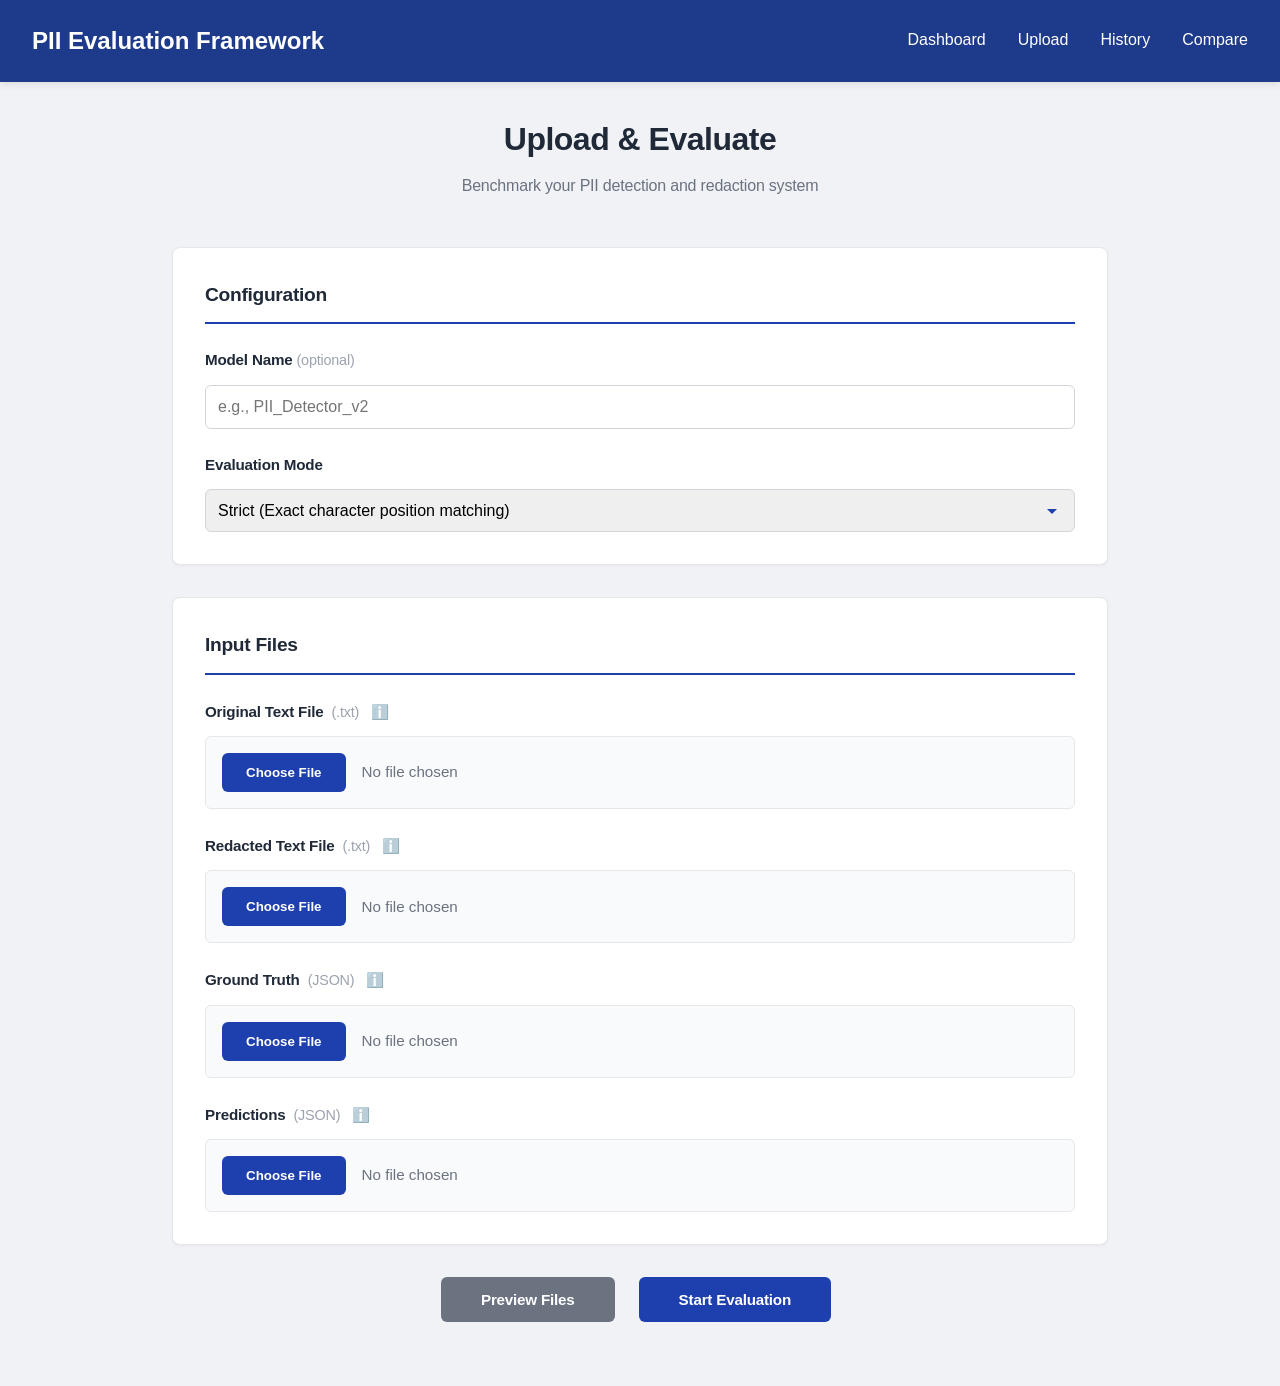
<file: frontend/index.html>
<!DOCTYPE html>
<html lang="en">
<head>
    <meta charset="UTF-8">
    <meta name="viewport" content="width=device-width, initial-scale=1.0">
    <title>PII Evaluation Framework - Upload</title>
    <link rel="stylesheet" href="css/styles.css">
</head>
<body>
    <nav>
        <h1>PII Evaluation Framework</h1>
        <div>
            <a href="dashboard.html">Dashboard</a>
            <a href="index.html">Upload</a>
            <a href="history.html">History</a>
            <a href="compare.html">Compare</a>
        </div>
    </nav>
    
    <div class="upload-container">
        <div class="upload-header">
            <h2>Upload & Evaluate</h2>
            <p>Benchmark your PII detection and redaction system</p>
        </div>
        
        <form id="uploadForm">
            <!-- Configuration Section -->
            <div class="form-section">
                <h3>Configuration</h3>
                <div class="form-section-content">
                    <div class="form-group">
                        <label>Model Name <span class="optional">(optional)</span></label>
                        <input type="text" id="modelName" placeholder="e.g., PII_Detector_v2" />
                    </div>
                    
                    <div class="form-group">
                        <label>Evaluation Mode</label>
                        <select id="mode">
                            <option value="strict">Strict (Exact character position matching)</option>
                            <option value="lenient">Lenient (50%+ overlap allowed)</option>
                        </select>
                    </div>
                </div>
            </div>
            
            <!-- Input Files Section -->
            <div class="form-section">
                <h3>Input Files</h3>
                <div class="form-section-content">
                    <div class="form-group">
                        <div class="label-with-tooltip">
                            <label>Original Text File <span class="file-type">(.txt)</span>
                                <span class="tooltip-icon">ℹ️</span>
                                <span class="tooltip-text">Upload the original unredacted document</span>
                            </label>
                        </div>
                        <div class="file-input-wrapper">
                            <input type="file" id="originalFile" accept=".txt" required />
                            <button type="button" class="file-btn" onclick="document.getElementById('originalFile').click()">Choose File</button>
                            <span class="file-name" id="originalFileName">No file chosen</span>
                        </div>
                    </div>
                    
                    <div class="form-group">
                        <div class="label-with-tooltip">
                            <label>Redacted Text File <span class="file-type">(.txt)</span>
                                <span class="tooltip-icon">ℹ️</span>
                                <span class="tooltip-text">Upload the redacted version of the document</span>
                            </label>
                        </div>
                        <div class="file-input-wrapper">
                            <input type="file" id="redactedFile" accept=".txt" required />
                            <button type="button" class="file-btn" onclick="document.getElementById('redactedFile').click()">Choose File</button>
                            <span class="file-name" id="redactedFileName">No file chosen</span>
                        </div>
                    </div>
                    
                    <div class="form-group">
                        <div class="label-with-tooltip">
                            <label>Ground Truth <span class="file-type">(JSON)</span>
                                <span class="tooltip-icon">ℹ️</span>
                                <span class="tooltip-text">JSON with actual PII entity positions and types</span>
                            </label>
                        </div>
                        <div class="file-input-wrapper">
                            <input type="file" id="groundTruthFile" accept=".json" required />
                            <button type="button" class="file-btn" onclick="document.getElementById('groundTruthFile').click()">Choose File</button>
                            <span class="file-name" id="groundTruthFileName">No file chosen</span>
                        </div>
                    </div>
                    
                    <div class="form-group">
                        <div class="label-with-tooltip">
                            <label>Predictions <span class="file-type">(JSON)</span>
                                <span class="tooltip-icon">ℹ️</span>
                                <span class="tooltip-text">JSON with detected PII entities from your model</span>
                            </label>
                        </div>
                        <div class="file-input-wrapper">
                            <input type="file" id="predictionsFile" accept=".json" required />
                            <button type="button" class="file-btn" onclick="document.getElementById('predictionsFile').click()">Choose File</button>
                            <span class="file-name" id="predictionsFileName">No file chosen</span>
                        </div>
                    </div>
                </div>
            </div>
            
            <!-- Action Buttons -->
            <div class="form-actions">
                <button type="button" onclick="previewFiles()" class="btn-secondary">Preview Files</button>
                <button type="submit" class="btn-primary">Start Evaluation</button>
            </div>
        </form>
        
        <div id="loading" class="loading-indicator" style="display:none;">
            <div class="spinner"></div>
            <p>Evaluating your files...</p>
        </div>
        
        <div id="error" class="error" style="display:none;"></div>
        
        <!-- File Preview Section -->
        <div id="previewSection" class="preview-section" style="display: none;">
            <h3>File Preview</h3>
            <div class="preview-grid">
                <div class="preview-column">
                    <h4>Original Text</h4>
                    <pre id="previewOriginal" class="preview-box"></pre>
                </div>
                <div class="preview-column">
                    <h4>Redacted Text</h4>
                    <pre id="previewRedacted" class="preview-box"></pre>
                </div>
            </div>
            <div class="preview-grid" style="margin-top: 1.5rem;">
                <div class="preview-column">
                    <h4>Ground Truth</h4>
                    <pre id="previewGroundTruth" class="preview-box"></pre>
                </div>
                <div class="preview-column">
                    <h4>Predictions</h4>
                    <pre id="previewPredictions" class="preview-box"></pre>
                </div>
            </div>
        </div>
    </div>
    
    <script src="js/upload.js"></script>
</body>
</html>
</file>
<file: frontend/css/styles.css>
/* Global styles for the application */

* {
    margin: 0;
    padding: 0;
    box-sizing: border-box;
}

body {
    font-family: 'Segoe UI', 'Helvetica Neue', -apple-system, BlinkMacSystemFont, Roboto, sans-serif;
    line-height: 1.6;
    background-color: #f0f2f5;
    font-size: 16px;
    -webkit-font-smoothing: antialiased;
    -moz-osx-font-smoothing: grayscale;
}

/* Navigation */
nav {
    background-color: #1E3A8A;
    color: white;
    padding: 1.2rem 2rem;
    display: flex;
    justify-content: space-between;
    align-items: center;
    box-shadow: 0 2px 8px rgba(0,0,0,0.1);
}

nav h1 {
    font-size: 1.5rem;
    font-weight: 600;
}

nav div {
    display: flex;
    gap: 2rem;
}

nav a {
    color: white;
    text-decoration: none;
    padding: 0.5rem 0;
    border-bottom: 2px solid transparent;
    transition: border-color 0.3s;
    font-weight: 500;
}

nav a:hover {
    border-bottom: 2px solid white;
}

/* Dashboard Container */
.dashboard-container {
    max-width: 1400px;
    margin: 0 auto;
    padding: 2rem;
}

.dashboard-header {
    text-align: center;
    margin-bottom: 3rem;
}

.dashboard-header h2 {
    font-size: 2rem;
    margin-bottom: 0.5rem;
    color: #1F2937;
}

.dashboard-header p {
    color: #6B7280;
    font-size: 1rem;
    font-weight: 500;
}

/* Typography */
h2 {
    margin-bottom: 1.5rem;
    color: #1F2937;
    font-size: 2rem;
    font-weight: 700;
    letter-spacing: -0.5px;
}

h3 {
    margin-top: 1.5rem;
    margin-bottom: 1rem;
    color: #1F2937;
    font-size: 1.3rem;
    font-weight: 650;
    letter-spacing: -0.3px;
}

h4 {
    color: #374151;
    font-weight: 650;
    font-size: 1rem;
}

p {
    color: #6B7280;
    font-size: 0.95rem;
}

/* Forms */
.form-group {
    margin-bottom: 1.5rem;
}

label {
    display: block;
    margin-bottom: 0.5rem;
    font-weight: 600;
    color: #374151;
    font-size: 0.95rem;
}

input, textarea, select {
    width: 100%;
    padding: 0.75rem;
    border: 1px solid #D1D5DB;
    border-radius: 6px;
    font-size: 1rem;
    transition: border-color 0.3s;
}

input:focus, textarea:focus, select:focus {
    outline: none;
    border-color: #1E3A8A;
    box-shadow: 0 0 0 3px rgba(30, 58, 138, 0.1);
}

textarea {
    font-family: 'Courier New', monospace;
    resize: vertical;
}

/* Buttons */
.btn-primary, .btn-secondary {
    padding: 0.75rem 1.5rem;
    border: none;
    border-radius: 6px;
    cursor: pointer;
    font-size: 1rem;
    margin-right: 0.5rem;
    text-decoration: none;
    display: inline-block;
    font-weight: 600;
    transition: all 0.3s;
}

.btn-primary {
    background-color: #1E3A8A;
    color: white;
}

.btn-primary:hover {
    background-color: #1e40af;
    transform: translateY(-2px);
    box-shadow: 0 4px 12px rgba(30, 58, 138, 0.3);
}

.btn-secondary {
    background-color: #6B7280;
    color: white;
}

.btn-secondary:hover {
    background-color: #4B5563;
}

/* Dashboard Stats Grid */
.stats-grid {
    display: grid;
    grid-template-columns: repeat(4, 1fr);
    gap: 1.5rem;
    margin-bottom: 3rem;
}

.stat-card {
    background: white;
    padding: 2rem;
    border-radius: 8px;
    box-shadow: 0 1px 3px rgba(0,0,0,0.05);
    border: 1px solid #E5E7EB;
    transition: all 0.3s;
}

.stat-card:hover {
    box-shadow: 0 4px 12px rgba(0,0,0,0.1);
    transform: translateY(-2px);
}

.stat-label {
    font-size: 0.75rem;
    color: #6B7280;
    margin-bottom: 1rem;
    font-weight: 700;
    letter-spacing: 0.5px;
    text-transform: uppercase;
}

.stat-value {
    font-size: 2.5rem;
    font-weight: 700;
    color: #1E40AF;
    margin-bottom: 0.5rem;
}

.stat-desc {
    font-size: 0.9rem;
    color: #9CA3AF;
}

/* Quick Actions */
.quick-actions {
    display: grid;
    grid-template-columns: repeat(auto-fit, minmax(250px, 1fr));
    gap: 1.5rem;
    margin-bottom: 3rem;
}

.action-btn {
    padding: 1.2rem 2rem;
    border-radius: 8px;
    text-decoration: none;
    font-weight: 600;
    text-align: center;
    transition: all 0.3s;
    border: none;
    cursor: pointer;
    font-size: 1rem;
}

.action-btn-primary {
    background-color: #1E40AF;
    color: white;
}

.action-btn-primary:hover {
    background-color: #1e3a8a;
    box-shadow: 0 4px 12px rgba(30, 64, 175, 0.3);
}

.action-btn-success {
    background-color: #10B981;
    color: white;
}

.action-btn-success:hover {
    background-color: #059669;
    box-shadow: 0 4px 12px rgba(16, 185, 129, 0.3);
}

.action-btn-warning {
    background-color: #F59E0B;
    color: white;
}

.action-btn-warning:hover {
    background-color: #D97706;
    box-shadow: 0 4px 12px rgba(245, 158, 11, 0.3);
}

/* Performance Summary */
.performance-summary {
    background: white;
    padding: 2rem;
    border-radius: 8px;
    box-shadow: 0 1px 3px rgba(0,0,0,0.05);
    margin-bottom: 3rem;
    border: 1px solid #E5E7EB;
}

.summary-grid {
    display: grid;
    grid-template-columns: repeat(auto-fit, minmax(300px, 1fr));
    gap: 2rem;
    margin-top: 1.5rem;
}

.summary-item {
    padding: 1.5rem;
    background: #F9FAFB;
    border-radius: 6px;
    border-left: 4px solid #1E40AF;
}

.summary-item h4 {
    margin: 0 0 0.75rem 0;
    color: #6B7280;
    font-size: 0.85rem;
    letter-spacing: 0.5px;
    text-transform: uppercase;
}

.summary-item .value {
    font-size: 1.5rem;
    font-weight: 700;
    color: #1F2937;
}

/* Charts Grid */
.charts-grid {
    display: grid;
    grid-template-columns: repeat(auto-fit, minmax(500px, 1fr));
    gap: 2rem;
    margin-bottom: 3rem;
}

.chart-card {
    background: white;
    padding: 1.5rem;
    border-radius: 8px;
    box-shadow: 0 1px 3px rgba(0,0,0,0.05);
    border: 1px solid #E5E7EB;
}

.chart-card h3 {
    margin: 0 0 1.5rem 0;
    color: #1F2937;
    font-size: 1.125rem;
}

canvas {
    max-height: 300px;
}

/* Recent Evaluations Table */
.recent-evaluations {
    background: white;
    padding: 2rem;
    border-radius: 8px;
    box-shadow: 0 1px 3px rgba(0,0,0,0.05);
    border: 1px solid #E5E7EB;
}

.recent-evaluations h3 {
    margin-top: 0;
}

.table-responsive {
    overflow-x: auto;
}

.recent-table {
    width: 100%;
    border-collapse: collapse;
    margin-top: 1.5rem;
}

.recent-table th {
    background-color: #1E40AF;
    color: white;
    padding: 1rem;
    text-align: left;
    font-weight: 600;
    border: none;
}

.recent-table td {
    padding: 1rem;
    border-bottom: 1px solid #E5E7EB;
    color: #374151;
}

.recent-table tbody tr:hover {
    background-color: #F9FAFB;
}

.recent-table .view-btn {
    background-color: #1E40AF;
    color: white;
    padding: 0.5rem 1rem;
    border-radius: 6px;
    text-decoration: none;
    font-weight: 600;
    font-size: 0.9rem;
    display: inline-block;
    border: none;
    cursor: pointer;
    transition: all 0.3s;
}

.recent-table .view-btn:hover {
    background-color: #1e3a8a;
}

/* Metric Colors */
.metric-detection {
    color: #10B981;
}

.metric-redaction {
    color: #F59E0B;
}

.metric-error {
    color: #EF4444;
}

/* Error Messages */
.error {
    padding: 1rem;
    background-color: #FEE2E2;
    color: #991B1B;
    border: 1px solid #FECACA;
    border-radius: 6px;
    margin-top: 1rem;
}

/* Metrics Grid */


/* General Tables - NOT USED FOR HISTORY PAGE */
/* Removed to prevent interference with history-table styles */

/* Results/Reports Page Styling */
.results-container {
    max-width: 1200px;
    margin: 0 auto;
    padding: 2rem;
    background-color: #f0f2f5;
}

.results-header {
    text-align: center;
    margin-bottom: 2.5rem;
}

.results-header h2 {
    font-size: 2rem;
    font-weight: 700;
    color: #1F2937;
    margin-bottom: 0.5rem;
}

.results-header p {
    color: #6B7280;
    font-size: 1rem;
}

.metadata-box {
    background: white;
    padding: 1.5rem;
    border-radius: 8px;
    border: 1px solid #E5E7EB;
    margin-bottom: 2rem;
    display: grid;
    grid-template-columns: repeat(3, 1fr);
    gap: 2rem;
    box-shadow: 0 1px 3px rgba(0,0,0,0.05);
}

.metadata-box p {
    font-size: 0.9rem;
    color: #374151;
}

.metadata-box strong {
    display: block;
    font-size: 0.75rem;
    letter-spacing: 0.5px;
    text-transform: uppercase;
    color: #6B7280;
    margin-bottom: 0.25rem;
    font-weight: 700;
}

/* Evaluation Section */
.evaluation-section {
    background-color: white;
    padding: 2rem;
    border-radius: 8px;
    margin: 2.5rem 0;
    border: 1px solid #E5E7EB;
    box-shadow: 0 1px 3px rgba(0,0,0,0.05);
}

.section-title {
    color: #1E40AF;
    border-bottom: 2px solid #1E40AF;
    padding-bottom: 0.75rem;
    margin-bottom: 0.5rem;
    font-size: 1.3rem;
    font-weight: 700;
}

.section-description {
    color: #6B7280;
    margin-bottom: 1.5rem;
    font-size: 0.95rem;
}

/* Metrics Grid */
.metrics-grid {
    display: grid;
    grid-template-columns: repeat(auto-fit, minmax(220px, 1fr));
    gap: 1.5rem;
    margin: 2rem 0;
}

.metric-card {
    background-color: white;
    padding: 1.5rem;
    border-radius: 8px;
    text-align: center;
    border: 1px solid #E5E7EB;
    box-shadow: 0 1px 3px rgba(0,0,0,0.05);
    transition: all 0.3s;
}

.metric-card:hover {
    box-shadow: 0 4px 12px rgba(0,0,0,0.1);
    transform: translateY(-2px);
}

.metric-card h3 {
    margin: 0 0 0.75rem 0;
    font-size: 0.85rem;
    letter-spacing: 0.5px;
    text-transform: uppercase;
    color: #374151;
    font-weight: 700;
}

.metric-value {
    font-size: 2.2rem;
    font-weight: 700;
    color: #1E40AF;
    margin: 0.5rem 0;
}

.metric-label {
    font-size: 0.85rem;
    color: #9CA3AF;
    margin: 0.75rem 0 0 0;
}

/* AI Panel Styling */
.ai-panel {
    background: white;
    border: 1px solid #E5E7EB;
    border-radius: 8px;
    margin: 2rem 0;
    box-shadow: 0 1px 3px rgba(0,0,0,0.05);
}

.ai-panel-header {
    padding: 1.5rem;
    background: linear-gradient(135deg, #1E40AF 0%, #1e3a8a 100%);
    color: white;
    cursor: pointer;
    display: flex;
    align-items: center;
    gap: 1rem;
    border-radius: 8px 8px 0 0;
    font-weight: 600;
    user-select: none;
    transition: box-shadow 0.3s ease;
}

.ai-panel-header:hover {
    box-shadow: 0 4px 12px rgba(30, 58, 138, 0.3);
}

.ai-toggle {
    transition: transform 0.3s ease;
    font-size: 1rem;
    display: inline-block;
    min-width: 20px;
}

.ai-panel.collapsed .ai-toggle {
    transform: rotate(-90deg);
}

.ai-panel-content {
    padding: 1.5rem;
    max-height: 2000px;
    overflow: hidden;
    transition: max-height 0.3s ease, opacity 0.3s ease;
    opacity: 1;
}

.ai-panel.collapsed .ai-panel-content {
    max-height: 0;
    padding: 0 1.5rem;
    opacity: 0;
}

/* Make content scrollable when expanded */
.ai-panel:not(.collapsed) .ai-panel-content {
    max-height: 500px;
    overflow-y: auto;
    overflow-x: hidden;
    padding-right: 1rem;
}

/* Custom scrollbar styling */
.ai-panel-content::-webkit-scrollbar {
    width: 8px;
}

.ai-panel-content::-webkit-scrollbar-track {
    background: #f1f5f9;
    border-radius: 10px;
}

.ai-panel-content::-webkit-scrollbar-thumb {
    background: #1E40AF;
    border-radius: 10px;
}

.ai-panel-content::-webkit-scrollbar-thumb:hover {
    background: #1e3a8a;
}

.ai-actions {
    display: flex;
    gap: 1rem;
    margin-top: 1rem;
}

.ai-loading {
    padding: 2rem;
    text-align: center;
    max-height: 2000px;
    overflow: hidden;
    transition: max-height 0.3s ease, opacity 0.3s ease;
    opacity: 1;
}

.ai-panel.collapsed .ai-loading {
    max-height: 0;
    padding: 0;
    opacity: 0;
}

.ai-error {
    padding: 1.5rem;
    background-color: #FEE2E2;
    color: #DC2626;
    border-radius: 8px;
    margin-top: 1rem;
    max-height: 2000px;
    overflow: hidden;
    transition: max-height 0.3s ease, opacity 0.3s ease;
    opacity: 1;
}

.ai-panel.collapsed .ai-error {
    max-height: 0;
    padding: 0;
    margin-top: 0;
    opacity: 0;
}

/* Actions */
.actions {
    margin-top: 2rem;
    margin-bottom: 2rem;
    display: flex;
    gap: 1rem;
    flex-wrap: wrap;
}

.actions button,
.actions a {
    margin: 0;
}

.diff-view-container {
    background-color: #F3F4F6;
    padding: 1.5rem;
    border-radius: 8px;
    border: 1px solid #E5E7EB;
    margin: 1.5rem 0;
}

.errors-container {
    background-color: #F9FAFB;
    padding: 1.5rem;
    border-radius: 8px;
    border: 1px solid #E5E7EB;
    margin: 1.5rem 0;
}

/* Redaction Status Summary Table */
#redactionSummary {
    margin: 1.5rem 0;
}

#redactionSummary table {
    width: 100%;
    border-collapse: collapse;
    background: white;
    border-radius: 8px;
    overflow: hidden;
    box-shadow: 0 1px 3px rgba(0,0,0,0.05);
}

#redactionSummary th {
    background: linear-gradient(135deg, #1E40AF 0%, #1e3a8a 100%);
    color: white;
    padding: 1rem;
    text-align: left;
    font-weight: 700;
    font-size: 0.9rem;
    letter-spacing: 0.5px;
    text-transform: uppercase;
}

#redactionSummary td {
    padding: 1.2rem;
    border-bottom: 1px solid #E5E7EB;
    font-size: 0.95rem;
}

#redactionSummary tr:last-child td {
    border-bottom: none;
}

#redactionSummary tr.correct {
    background-color: #F0FDF4;
}

#redactionSummary tr.correct td:first-child {
    color: #15803d;
    font-weight: 600;
}

#redactionSummary tr.leak {
    background-color: #FEF2F2;
}

#redactionSummary tr.leak td:first-child {
    color: #dc2626;
    font-weight: 600;
}

#redactionSummary tr.over {
    background-color: #FFFBEB;
}

#redactionSummary tr.over td:first-child {
    color: #b45309;
    font-weight: 600;
}

#redactionSummary tr.under {
    background-color: #FFF7ED;
}

#redactionSummary tr.under td:first-child {
    color: #c2410c;
    font-weight: 600;
}

#redactionSummary tr:hover {
    background-color: #F9F9F9;
    transition: background-color 0.2s;
}

#redactionSummary td:first-child {
    font-weight: 500;
}

#redactionSummary td:nth-child(2) {
    font-weight: 700;
    font-size: 1.1rem;
    text-align: center;
}

#redactionSummary td:nth-child(3) {
    color: #6B7280;
    font-size: 0.9rem;
}

/* Redaction Quality Chart Container */
#redactionChart {
    display: block;
    max-width: 500px;
    margin: 0 auto;
}

.redaction-chart-wrapper {
    display: flex;
    justify-content: center;
    align-items: center;
    margin: 2rem auto;
    padding: 1.5rem;
    background: white;
    border-radius: 12px;
    border: 1px solid #E5E7EB;
    box-shadow: 0 2px 8px rgba(0,0,0,0.06);
    max-width: 500px;
    max-height: 400px;
}

#redactionChart {
    max-width: 100%;
    max-height: 100%;
}

/* Diff View Section */
.diff-view-container {
    background-color: #F9FAFB;
    padding: 2rem;
    border-radius: 8px;
    border: 1px solid #E5E7EB;
    margin: 1.5rem 0;
    box-shadow: 0 1px 3px rgba(0,0,0,0.05);
}

.diff-view-container pre {
    background-color: white;
    padding: 1.5rem;
    border-radius: 6px;
    border: 1px solid #E5E7EB;
    overflow-x: auto;
    font-size: 0.9rem;
    line-height: 1.6;
    font-family: 'Courier New', 'Consolas', monospace;
    color: #1F2937;
    margin: 0;
}

.diff-view-container .original-text,
.diff-view-container .redacted-text {
    display: inline-block;
    padding: 1rem;
    border-radius: 6px;
    margin: 0.5rem 0;
}

.diff-view-container .original-text strong,
.diff-view-container .redacted-text strong {
    display: block;
    font-size: 0.85rem;
    letter-spacing: 0.5px;
    text-transform: uppercase;
    color: #374151;
    margin-bottom: 0.5rem;
    font-weight: 700;
}

/* Errors & Issues Section */
.errors-container {
    background-color: white;
    padding: 0;
    border-radius: 12px;
    border: 1px solid #E5E7EB;
    margin: 1.5rem 0;
    box-shadow: 0 2px 8px rgba(0,0,0,0.06);
    overflow: hidden;
}

.errors-container table {
    width: 100%;
    border-collapse: collapse;
}

.errors-container th {
    background: linear-gradient(135deg, #1E40AF 0%, #1e3a8a 100%);
    color: white;
    padding: 1.5rem 1.2rem;
    text-align: left;
    font-weight: 700;
    font-size: 0.9rem;
    letter-spacing: 0.5px;
    text-transform: uppercase;
}

.errors-container td {
    padding: 1.2rem 1.2rem;
    border-bottom: 1px solid #e5e7eb;
    font-size: 0.95rem;
}

.errors-container tbody tr {
    transition: all 0.2s ease;
    border-left: 4px solid transparent;
}

.errors-container tbody tr:hover {
    background-color: #f9fafb;
    border-left-color: #1E40AF;
    box-shadow: inset 0 0 0 1px rgba(30, 58, 138, 0.1);
}

.errors-container tr:last-child td {
    border-bottom: none;
}

.errors-container tr td:first-child {
    font-weight: 700;
    font-size: 0.85rem;
    letter-spacing: 0.5px;
    text-transform: uppercase;
    text-align: center;
    min-width: 80px;
    padding-left: 1rem;
}

.errors-container tr.error-row-fp td:first-child {
    color: #f97316;
    background: #fff7ed;
    border-radius: 4px;
    padding: 0.5rem;
}

.errors-container tr.error-row-fn td:first-child {
    color: #ef4444;
    background: #fee2e2;
    border-radius: 4px;
    padding: 0.5rem;
}

.errors-container tr.error-row-leak td:first-child {
    color: #dc2626;
    background: #fecaca;
    border-radius: 4px;
    padding: 0.5rem;
}

.errors-container tr.error-row-over td:first-child {
    color: #d97706;
    background: #fef3c7;
    border-radius: 4px;
    padding: 0.5rem;
}

.errors-container tr.error-row-under td:first-child {
    color: #c2410c;
    background: #fed7aa;
    border-radius: 4px;
    padding: 0.5rem;
}

.errors-container td:nth-child(2) {
    font-weight: 700;
    color: #1E40AF;
    font-size: 0.95rem;
}

.errors-container td:nth-child(3) {
    font-family: 'Courier New', monospace;
    color: #6B7280;
    font-size: 0.9rem;
    font-weight: 500;
    background: #f9fafb;
    padding: 0.5rem 0.75rem;
    border-radius: 4px;
    display: inline-block;
}

.errors-container td:nth-child(4) {
    color: #374151;
    font-weight: 500;
}

.errors-container td:nth-child(4) {
    color: #374151;
    max-width: 400px;
}

.errors-container p {
    padding: 2rem;
    text-align: center;
    color: #10b981;
    font-size: 1.1rem;
    font-weight: 500;
    margin: 0;
}

/* Error row type highlighting */
.errors-container tr.error-row-fp {
    border-left: 4px solid #f97316;
}

.errors-container tr.error-row-fn {
    border-left: 4px solid #ef4444;
}

.errors-container tr.error-row-leak {
    border-left: 4px solid #dc2626;
}

.errors-container tr.error-row-over {
    border-left: 4px solid #fbbf24;
}

.errors-container tr.error-row-under {
    border-left: 4px solid #f97316;
}

.errors-container .error-type {
    text-align: center;
    font-weight: 700;
    font-size: 0.85rem;
}

.errors-container tbody tr:hover td {
    background-color: #F3F4F6;
}

/* Diff View Container */
.diff-view-container {
    background: linear-gradient(135deg, #f9fafb 0%, #f3f4f6 100%);
    padding: 1.5rem;
    border-radius: 12px;
    border: 1px solid #e5e7eb;
    margin: 1.5rem 0;
    box-shadow: 0 2px 8px rgba(0,0,0,0.06);
}

.diff-content-single {
    background: white;
    padding: 2rem;
    border-radius: 8px;
    border: 1px solid #e5e7eb;
    margin-bottom: 1.5rem;
    max-height: 600px;
    overflow-y: auto;
    overflow-x: auto;
    font-family: 'Courier New', 'Consolas', 'Monaco', monospace;
    font-size: 0.9rem;
    line-height: 1.8;
    color: #1F2937;
}

/* Scrollbar styling for diff */
.diff-content-single::-webkit-scrollbar {
    width: 10px;
    height: 10px;
}

.diff-content-single::-webkit-scrollbar-track {
    background: #f3f4f6;
}

.diff-content-single::-webkit-scrollbar-thumb {
    background: #cbd5e1;
    border-radius: 5px;
}

.diff-content-single::-webkit-scrollbar-thumb:hover {
    background: #94a3b8;
}

.diff-content-single pre {
    margin: 0;
    white-space: pre-wrap;
    word-break: break-word;
}

.diff-content-single h4 {
    color: #1E40AF;
    margin-bottom: 1rem;
    font-size: 0.95rem;
    text-transform: uppercase;
    letter-spacing: 0.5px;
}

.diff-content-single hr {
    margin: 1.5rem 0;
    border: none;
    border-top: 2px dashed #e5e7eb;
}

.diff-section {
    display: contents;
}

/* Diff highlighting */
.diff-content-single span.correct {
    background-color: #dcfce7;
    color: #15803d;
    padding: 0.125rem 0.25rem;
    border-radius: 2px;
    font-weight: 600;
}

.diff-content-single span.leak {
    background-color: #fee2e2;
    color: #dc2626;
    padding: 0.125rem 0.25rem;
    border-radius: 2px;
    font-weight: 600;
}

.diff-content-single span.over {
    background-color: #fef3c7;
    color: #b45309;
    padding: 0.125rem 0.25rem;
    border-radius: 2px;
    font-weight: 600;
}

.diff-content-single span.under {
    background-color: #fed7aa;
    color: #c2410c;
    padding: 0.125rem 0.25rem;
    border-radius: 2px;
    font-weight: 600;
}

/* Diff Legend */
.diff-legend {
    display: flex;
    gap: 2rem;
    flex-wrap: wrap;
    padding: 1rem;
    background: white;
    border-radius: 8px;
    border: 1px solid #e5e7eb;
}

.legend-item {
    display: flex;
    align-items: center;
    gap: 0.75rem;
    font-size: 0.9rem;
    color: #374151;
    font-weight: 500;
}

.legend-badge {
    width: 16px;
    height: 16px;
    border-radius: 4px;
}

.legend-badge.correct {
    background-color: #dcfce7;
    border: 1px solid #15803d;
}

.legend-badge.leak {
    background-color: #fee2e2;
    border: 1px solid #dc2626;
}

.legend-badge.over {
    background-color: #fef3c7;
    border: 1px solid #b45309;
}

.legend-badge.under {
    background-color: #fed7aa;
    border: 1px solid #c2410c;
}

.diff-title {
    font-size: 1.3rem;
    font-weight: 700;
    color: #1E40AF;
    margin-bottom: 1.5rem;
    border-bottom: 2px solid #1E40AF;
    padding-bottom: 0.75rem;
}

.errors-title {
    font-size: 1.3rem;
    font-weight: 700;
    color: #1E40AF;
    margin-bottom: 1.5rem;
    border-bottom: 2px solid #1E40AF;
    padding-bottom: 0.75rem;
}

/* Comparison Grid */
.comparison-grid {
    display: grid;
    grid-template-columns: 1fr auto 1fr;
    gap: 2rem;
    margin: 2rem 0;
}

.comparison-column {
    padding: 1.5rem;
    background-color: #F9FAFB;
    border-radius: 8px;
    border: 1px solid #E5E7EB;
}

/* Upload Container */
.upload-container {
    max-width: 1000px;
    margin: 0 auto;
    padding: 2rem;
}

.upload-header {
    text-align: center;
    margin-bottom: 3rem;
}

.upload-header h2 {
    font-size: 2rem;
    margin-bottom: 0.5rem;
}

.upload-header p {
    color: #6B7280;
    font-size: 1rem;
    font-weight: 500;
    letter-spacing: -0.2px;
}

/* Form Sections */
.form-section {
    background: white;
    padding: 2rem;
    border-radius: 8px;
    border: 1px solid #E5E7EB;
    margin-bottom: 2rem;
    box-shadow: 0 1px 3px rgba(0,0,0,0.05);
}

.form-section h3 {
    margin-top: 0;
    margin-bottom: 1.5rem;
    font-size: 1.2rem;
    color: #1F2937;
    border-bottom: 2px solid #1E40AF;
    padding-bottom: 0.75rem;
    font-weight: 650;
    letter-spacing: -0.3px;
}

.form-section-content {
    display: grid;
    grid-template-columns: 1fr;
    gap: 1.5rem;
}

.form-section-content .form-group:last-child {
    margin-bottom: 0;
}

/* Form Groups */
.form-group {
    margin-bottom: 0;
}

label {
    display: block;
    margin-bottom: 0.75rem;
    font-weight: 600;
    color: #1F2937;
    font-size: 0.95rem;
    letter-spacing: -0.2px;
}

.optional {
    color: #9CA3AF;
    font-weight: 400;
    font-size: 0.9rem;
}

.file-type {
    color: #9CA3AF;
    font-weight: 400;
    font-size: 0.9rem;
    margin-left: 0.25rem;
}

/* Tooltip Styling */
.label-with-tooltip {
    position: relative;
    display: inline-block;
    width: 100%;
}

.tooltip-icon {
    display: inline-block;
    margin-left: 0.5rem;
    cursor: help;
    font-size: 0.9rem;
    opacity: 0.6;
    transition: opacity 0.2s;
    position: relative;
}

.tooltip-icon:hover {
    opacity: 1;
}

.tooltip-text {
    display: none;
    position: absolute;
    bottom: 125%;
    left: 50%;
    transform: translateX(-50%);
    background-color: #1F2937;
    color: white;
    padding: 0.75rem 1rem;
    border-radius: 6px;
    font-size: 0.85rem;
    white-space: nowrap;
    z-index: 1000;
    box-shadow: 0 4px 12px rgba(0, 0, 0, 0.15);
    font-weight: 500;
    pointer-events: none;
    animation: tooltipSlideDown 0.2s ease-out;
}

.tooltip-text::after {
    content: '';
    position: absolute;
    top: 100%;
    left: 50%;
    transform: translateX(-50%);
    border: 6px solid transparent;
    border-top-color: #1F2937;
}

.label-with-tooltip:hover .tooltip-text {
    display: block;
}

@keyframes tooltipSlideDown {
    from {
        opacity: 0;
        transform: translateX(-50%) translateY(-5px);
    }
    to {
        opacity: 1;
        transform: translateX(-50%) translateY(0);
    }
}

/* File Input Styling */
.file-input-wrapper {
    display: flex;
    align-items: center;
    gap: 1rem;
    background: #F9FAFB;
    padding: 1rem;
    border-radius: 6px;
    border: 1px solid #E5E7EB;
}

.file-input-wrapper input[type="file"] {
    display: none;
}

.file-btn {
    background-color: #1E40AF;
    color: white;
    padding: 0.75rem 1.5rem;
    border: none;
    border-radius: 6px;
    cursor: pointer;
    font-weight: 600;
    white-space: nowrap;
    transition: all 0.3s;
    flex-shrink: 0;
}

.file-btn:hover {
    background-color: #1e3a8a;
    box-shadow: 0 2px 8px rgba(30, 58, 138, 0.2);
}

.file-name {
    color: #6B7280;
    font-size: 0.95rem;
    flex-grow: 1;
    font-weight: 500;
}

/* Form Actions */
.form-actions {
    display: flex;
    gap: 1rem;
    justify-content: center;
    margin-bottom: 2rem;
}

.form-actions .btn-primary,
.form-actions .btn-secondary {
    padding: 0.875rem 2.5rem;
    font-size: 0.95rem;
    font-weight: 650;
    border-radius: 6px;
    border: none;
    cursor: pointer;
    transition: all 0.3s;
    letter-spacing: -0.2px;
}

.form-actions .btn-primary {
    background-color: #1E40AF;
    color: white;
}

.form-actions .btn-primary:hover {
    background-color: #1e3a8a;
    box-shadow: 0 4px 12px rgba(30, 58, 138, 0.3);
    transform: translateY(-2px);
}

.form-actions .btn-secondary {
    background-color: #6B7280;
    color: white;
}

.form-actions .btn-secondary:hover {
    background-color: #4B5563;
    box-shadow: 0 4px 12px rgba(107, 114, 128, 0.2);
}

/* Loading Indicator */
.loading-indicator {
    text-align: center;
    padding: 3rem 2rem;
    background: white;
    border-radius: 8px;
    border: 1px solid #E5E7EB;
}

.loading-indicator p {
    color: #1E40AF;
    font-weight: 600;
    margin-top: 1rem;
}

/* History Container */
.history-container {
    max-width: 1400px;
    margin: 0 auto;
    padding: 2rem;
}

.history-header {
    text-align: center;
    margin-bottom: 3rem;
}

.history-header h2 {
    font-size: 2rem;
    margin-bottom: 0.5rem;
    color: #1F2937;
}

.history-header p {
    color: #6B7280;
    font-size: 1rem;
    font-weight: 500;
}

.history-controls {
    margin-bottom: 2rem;
    display: flex;
    gap: 1rem;
    justify-content: flex-start;
}

.history-table-wrapper {
    background: white;
    border-radius: 8px;
    border: 1px solid #E5E7EB;
    box-shadow: 0 1px 3px rgba(0,0,0,0.05);
    overflow-x: auto;
}

.history-table {
    width: 100%;
    border-collapse: collapse;
}

.history-table thead tr {
    background-color: #1E40AF;
    color: white;
}

.history-table th {
    padding: 1.2rem 1.5rem;
    text-align: left;
    font-weight: 600;
    font-size: 0.95rem;
    border: none;
    color: white;
}

.history-table td {
    padding: 1.2rem 1.5rem;
    border-bottom: 1px solid #E5E7EB;
    color: #374151;
    font-size: 0.95rem;
}

.history-table tbody tr {
    background: white;
}

.history-table tbody tr:hover {
    background-color: #F3F4F6;
    transition: background-color 0.2s;
}

.history-table input[type="checkbox"] {
    cursor: pointer;
    width: 18px;
    height: 18px;
    accent-color: #1E40AF;
}

.history-table td:nth-child(6) {
    color: #10B981;
    font-weight: 600;
}

.history-table td:nth-child(7) {
    color: #F59E0B;
    font-weight: 600;
}

.history-table .action-btns {
    display: flex;
    gap: 0.75rem;
}

.history-table .view-btn {
    background-color: #1E40AF;
    color: white;
    padding: 0.6rem 1.2rem;
    border: none;
    border-radius: 6px;
    cursor: pointer;
    font-weight: 600;
    font-size: 0.85rem;
    transition: all 0.3s;
}

.history-table .view-btn:hover {
    background-color: #1E3A8A;
    box-shadow: 0 2px 8px rgba(30, 64, 175, 0.2);
}

.history-table .delete-btn {
    background-color: #EF4444;
    color: white;
    padding: 0.6rem 1.2rem;
    border: none;
    border-radius: 6px;
    cursor: pointer;
    font-weight: 600;
    font-size: 0.85rem;
    transition: all 0.3s;
}

.history-table .delete-btn:hover {
    background-color: #DC2626;
    box-shadow: 0 2px 8px rgba(239, 68, 68, 0.2);
}

/* Compare Container */
.compare-container {
    max-width: 1300px;
    margin: 0 auto;
    padding: 2rem;
}

.compare-header {
    text-align: center;
    margin-bottom: 3rem;
}

.compare-header h2 {
    font-size: 2rem;
    margin-bottom: 0.5rem;
    color: #1F2937;
}

.compare-header p {
    color: #6B7280;
    font-size: 1rem;
    font-weight: 500;
}

/* Selection form styles */
.selection-form {
    max-width: 700px;
    margin: 3rem auto;
    padding: 3rem;
    background-color: white;
    border: 1px solid #E5E7EB;
    border-radius: 8px;
    box-shadow: 0 1px 3px rgba(0,0,0,0.05);
}

.selection-form h3 {
    margin-top: 0;
    margin-bottom: 2rem;
    font-size: 1.1rem;
    color: #1F2937;
    font-weight: 650;
}

.selection-form .form-group {
    margin-bottom: 1.5rem;
    display: flex;
    flex-direction: column;
}

.selection-form label {
    margin-bottom: 0.75rem;
    font-weight: 600;
    color: #374151;
    font-size: 0.95rem;
}

.selection-form select {
    width: 100%;
    padding: 0.875rem;
    border: 1px solid #D1D5DB;
    border-radius: 6px;
    font-size: 0.95rem;
    background-color: white;
    color: #374151;
    cursor: pointer;
    transition: border-color 0.3s, box-shadow 0.3s;
}

.selection-form select:hover {
    border-color: #1E40AF;
}

.selection-form select:focus {
    outline: none;
    border-color: #1E40AF;
    box-shadow: 0 0 0 3px rgba(30, 64, 175, 0.1);
}

.selection-form button {
    margin-top: 1.5rem;
}

/* Metrics List */
.metrics-list p {
    margin: 0.75rem 0;
    font-size: 0.95rem;
    color: #374151;
}

.metrics-list .metric-value {
    font-weight: 600;
    color: #1F2937;
}


/* Preview Section */
.preview-section {
    background: white;
    padding: 2rem;
    border-radius: 8px;
    border: 1px solid #E5E7EB;
    margin-top: 2rem;
    box-shadow: 0 1px 3px rgba(0,0,0,0.05);
}

.preview-section h3 {
    margin-top: 0;
    margin-bottom: 1.5rem;
    color: #1F2937;
    font-size: 1.2rem;
    font-weight: 650;
    letter-spacing: -0.3px;
}

/* Preview Grid & Box */
.preview-grid {
    display: grid;
    grid-template-columns: repeat(auto-fit, minmax(400px, 1fr));
    gap: 1.5rem;
}

.preview-column h4 {
    margin-bottom: 0.75rem;
    color: #374151;
    font-size: 1rem;
}

.preview-box {
    background-color: #F3F4F6;
    padding: 1rem;
    border-radius: 6px;
    border: 1px solid #D1D5DB;
    max-height: 300px;
    overflow-y: auto;
    font-family: 'Courier New', monospace;
    font-size: 0.85rem;
    line-height: 1.5;
    color: #374151;
    margin: 0;
    white-space: pre-wrap;
    word-wrap: break-word;
}

/* Select Dropdown */
select {
    appearance: none;
    background-image: url("data:image/svg+xml,%3Csvg xmlns='http://www.w3.org/2000/svg' width='12' height='12' viewBox='0 0 12 12'%3E%3Cpath fill='%231E40AF' d='M6 9L1 4h10z'/%3E%3C/svg%3E");
    background-repeat: no-repeat;
    background-position: right 1rem center;
    padding-right: 2.5rem;
}

/* Diff View */
.diff-view {
    background-color: #F9FAFB;
    padding: 1.5rem;
    border-radius: 8px;
    border: 1px solid #E5E7EB;
    font-family: 'Courier New', monospace;
    overflow-x: auto;
}

.diff-correct {
    background-color: #D1FAE5;
    color: #065F46;
    padding: 0.2rem 0.4rem;
    border-radius: 3px;
}

.diff-leak {
    background-color: #FEE2E2;
    color: #991B1B;
    padding: 0.2rem 0.4rem;
    border-radius: 3px;
}

.diff-over {
    background-color: #FEF3C7;
    color: #92400E;
    padding: 0.2rem 0.4rem;
    border-radius: 3px;
}

.diff-under {
    background-color: #FCE7F3;
    color: #831843;
    padding: 0.2rem 0.4rem;
    border-radius: 3px;
}

/* AI Panel */

/* AI Section Styling */
.ai-section {
    padding: 1.5rem;
    margin-bottom: 1.5rem;
    background: linear-gradient(135deg, #f0f4f8 0%, #f7fafc 100%);
    border-left: 4px solid #1E40AF;
    border-radius: 8px;
}

.ai-section h4 {
    color: #1e3a8a;
    font-size: 1.1rem;
    margin-bottom: 1rem;
    display: flex;
    align-items: center;
    gap: 0.5rem;
    font-weight: 700;
}

.ai-section h4:before {
    content: '';
    display: inline-block;
    width: 8px;
    height: 8px;
    background: #1E40AF;
    border-radius: 50%;
}

/* AI Lists */
.ai-list {
    list-style: none;
    padding: 0;
    margin: 0;
}

.ai-list li {
    padding: 0.75rem 1rem;
    margin-bottom: 0.5rem;
    background: white;
    border-radius: 6px;
    border-left: 3px solid #1E40AF;
    color: #4a5568;
    line-height: 1.6;
    box-shadow: 0 1px 3px rgba(0, 0, 0, 0.05);
}

/* Grade Badge */
.ai-grade {
    display: inline-flex;
    align-items: center;
    justify-content: center;
    width: 60px;
    height: 60px;
    border-radius: 50%;
    font-size: 1.8rem;
    font-weight: 700;
    color: white;
    box-shadow: 0 4px 12px rgba(0, 0, 0, 0.15);
}

.grade-a {
    background: linear-gradient(135deg, #10b981 0%, #059669 100%);
}

.grade-b {
    background: linear-gradient(135deg, #1E40AF 0%, #1e3a8a 100%);
}

.grade-c {
    background: linear-gradient(135deg, #f59e0b 0%, #d97706 100%);
}

.grade-d {
    background: linear-gradient(135deg, #ef4444 0%, #dc2626 100%);
}

.grade-f {
    background: linear-gradient(135deg, #991b1b 0%, #7f1d1d 100%);
}

/* Recommendations */
.ai-recommendation {
    padding: 1.2rem;
    margin-bottom: 1rem;
    background: white;
    border-radius: 8px;
    border-left: 4px solid #999;
    box-shadow: 0 2px 6px rgba(0, 0, 0, 0.08);
}

.ai-recommendation.priority-high {
    border-left-color: #ef4444;
    background: linear-gradient(to right, rgba(239, 68, 68, 0.05), white);
}

.ai-recommendation.priority-medium {
    border-left-color: #f59e0b;
    background: linear-gradient(to right, rgba(245, 158, 11, 0.05), white);
}

.ai-recommendation.priority-low {
    border-left-color: #1E40AF;
    background: linear-gradient(to right, rgba(30, 64, 175, 0.05), white);
}

/* Priority Badge */
.priority-badge {
    display: inline-block;
    padding: 0.35rem 0.75rem;
    border-radius: 20px;
    font-size: 0.75rem;
    font-weight: 700;
    text-transform: uppercase;
    letter-spacing: 0.5px;
}

.priority-high {
    background: #fee2e2;
    color: #dc2626;
}

.priority-medium {
    background: #fef3c7;
    color: #d97706;
}

.priority-low {
    background: #d1fae5;
    color: #059669;
}

/* Per-Entity Analysis */
.ai-entity-analysis,
.entity-insights-grid {
    display: grid;
    grid-template-columns: repeat(auto-fit, minmax(280px, 1fr));
    gap: 1.2rem;
    margin-top: 1.5rem;
}

.entity-card {
    background: white;
    padding: 1.2rem;
    border-radius: 8px;
    border-top: 4px solid #667eea;
    box-shadow: 0 2px 8px rgba(0, 0, 0, 0.08);
    transition: all 0.3s ease;
}

.entity-card:hover {
    box-shadow: 0 8px 20px rgba(102, 126, 234, 0.15);
    transform: translateY(-4px);
}

.entity-card-name {
    font-weight: 700;
    color: #2c3e50;
    font-size: 1.05rem;
    margin-bottom: 0.75rem;
    display: flex;
    align-items: center;
    gap: 0.5rem;
}

.entity-card-stats {
    display: flex;
    flex-direction: column;
    gap: 0.5rem;
    font-size: 0.9rem;
    color: #4a5568;
}

.entity-stat {
    display: flex;
    justify-content: space-between;
    align-items: center;
    padding: 0.5rem 0;
    border-bottom: 1px solid #e5e7eb;
}

.entity-stat:last-child {
    border-bottom: none;
}

.entity-stat-value {
    font-weight: 600;
    color: #667eea;
}

/* Entity Insight Styling */
.entity-insight {
    display: flex;
    flex-direction: column;
    padding: 1.2rem;
    background: linear-gradient(135deg, #f0f4f8 0%, #f7fafc 100%);
    border-radius: 8px;
    border-left: 4px solid #1E40AF;
    box-shadow: 0 2px 6px rgba(0, 0, 0, 0.06);
    transition: all 0.3s ease;
    line-height: 1.7;
    color: #4a5568;
}

.entity-insight:hover {
    box-shadow: 0 6px 16px rgba(30, 58, 138, 0.12);
    transform: translateX(4px);
    border-left-color: #1e3a8a;
}

.entity-insight strong {
    color: #1e3a8a;
    font-weight: 700;
    font-size: 1rem;
    margin-bottom: 0.5rem;
    background: linear-gradient(135deg, #1E40AF 0%, #1e3a8a 100%);
    -webkit-background-clip: text;
    -webkit-text-fill-color: transparent;
    background-clip: text;
    letter-spacing: 0.5px;
}

.entity-insight div {
    color: #555;
    font-size: 0.95rem;
    line-height: 1.7;
}

/* AI Loading Animation */
.ai-loading {
    display: flex;
    flex-direction: column;
    align-items: center;
    justify-content: center;
    padding: 3rem 2rem;
    gap: 1rem;
    max-height: 2000px;
    overflow: hidden;
    transition: max-height 0.3s ease, opacity 0.3s ease;
    opacity: 1;
}

.spinner {
    width: 50px;
    height: 50px;
    border: 4px solid #e5e7eb;
    border-top-color: #1E40AF;
    border-radius: 50%;
    animation: spin 0.8s linear infinite;
}

@keyframes spin {
    to { transform: rotate(360deg); }
}

.ai-loading p {
    color: #1E40AF;
    font-weight: 600;
    font-size: 1rem;
    margin: 0;
}

.ai-panel.collapsed .ai-loading {
    max-height: 0;
    padding: 0;
    opacity: 0;
}

/* AI Quick Info */
.ai-quick-info {
    margin-left: auto;
    font-size: 0.85rem;
    background: rgba(255, 255, 255, 0.25);
    padding: 0.4rem 0.8rem;
    border-radius: 20px;
    white-space: nowrap;
    font-weight: 500;
}

/* AI Title Styling */
.ai-title {
    font-size: 1.1rem;
    font-weight: 700;
    letter-spacing: 0.5px;
}

/* Responsive Design */
@media (max-width: 768px) {
    .charts-grid {
        grid-template-columns: 1fr;
    }

    .stats-grid {
        grid-template-columns: 1fr;
    }

    .comparison-grid {
        grid-template-columns: 1fr;
    }

    nav {
        flex-direction: column;
        gap: 1rem;
    }

    nav div {
        width: 100%;
        justify-content: center;
        gap: 1rem;
    }

    .dashboard-container,
    .upload-container,
    .history-container,
    .compare-container {
        padding: 1rem;
    }

    .dashboard-header h2,
    .upload-header h2,
    .history-header h2,
    .compare-header h2 {
        font-size: 1.5rem;
    }

    .recent-table,
    .history-table {
        font-size: 0.9rem;
    }

    .recent-table th,
    .recent-table td,
    .history-table th,
    .history-table td {
        padding: 0.75rem 0.5rem;
    }

    .form-actions {
        flex-direction: column;
    }

    .form-actions .btn-primary,
    .form-actions .btn-secondary {
        width: 100%;
    }

    .file-input-wrapper {
        flex-direction: column;
        align-items: flex-start;
    }

    .file-btn {
        width: 100%;
        text-align: center;
    }

    .preview-grid {
        grid-template-columns: 1fr;
    }
}
</file>
